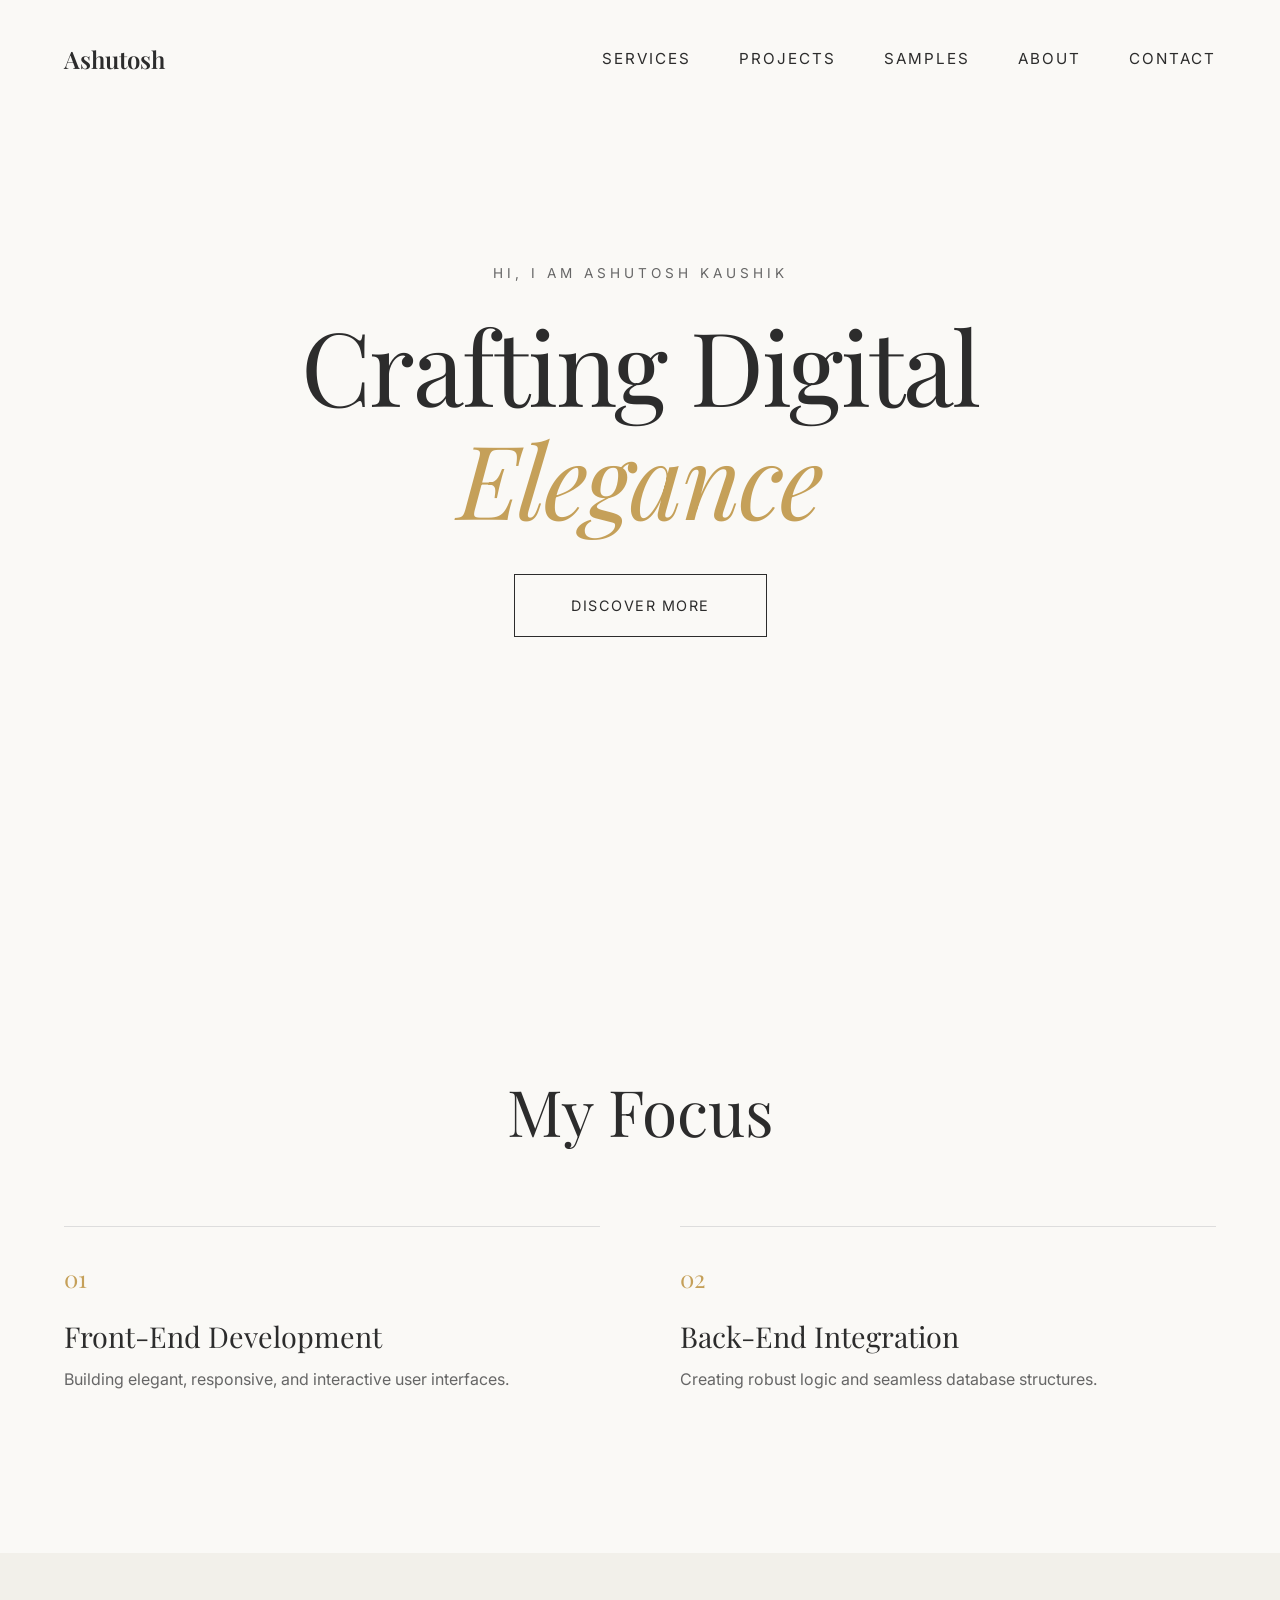
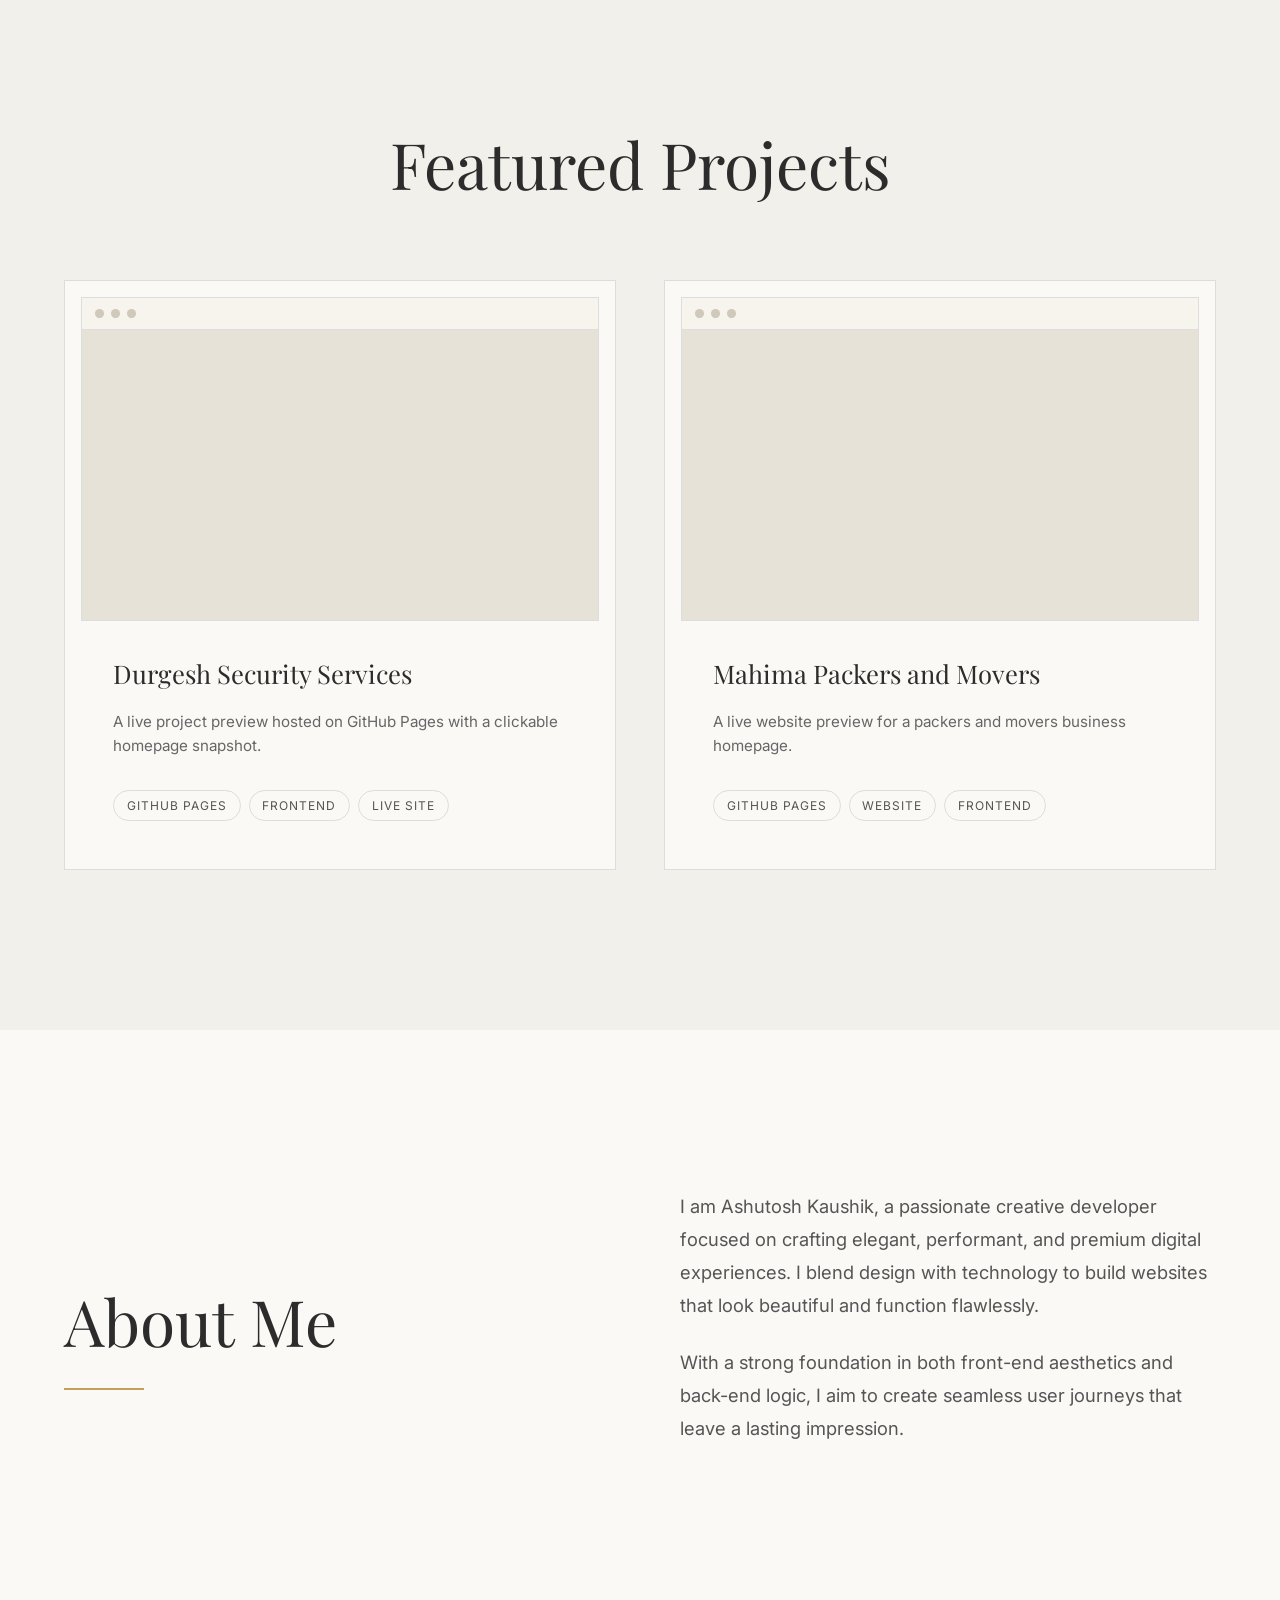
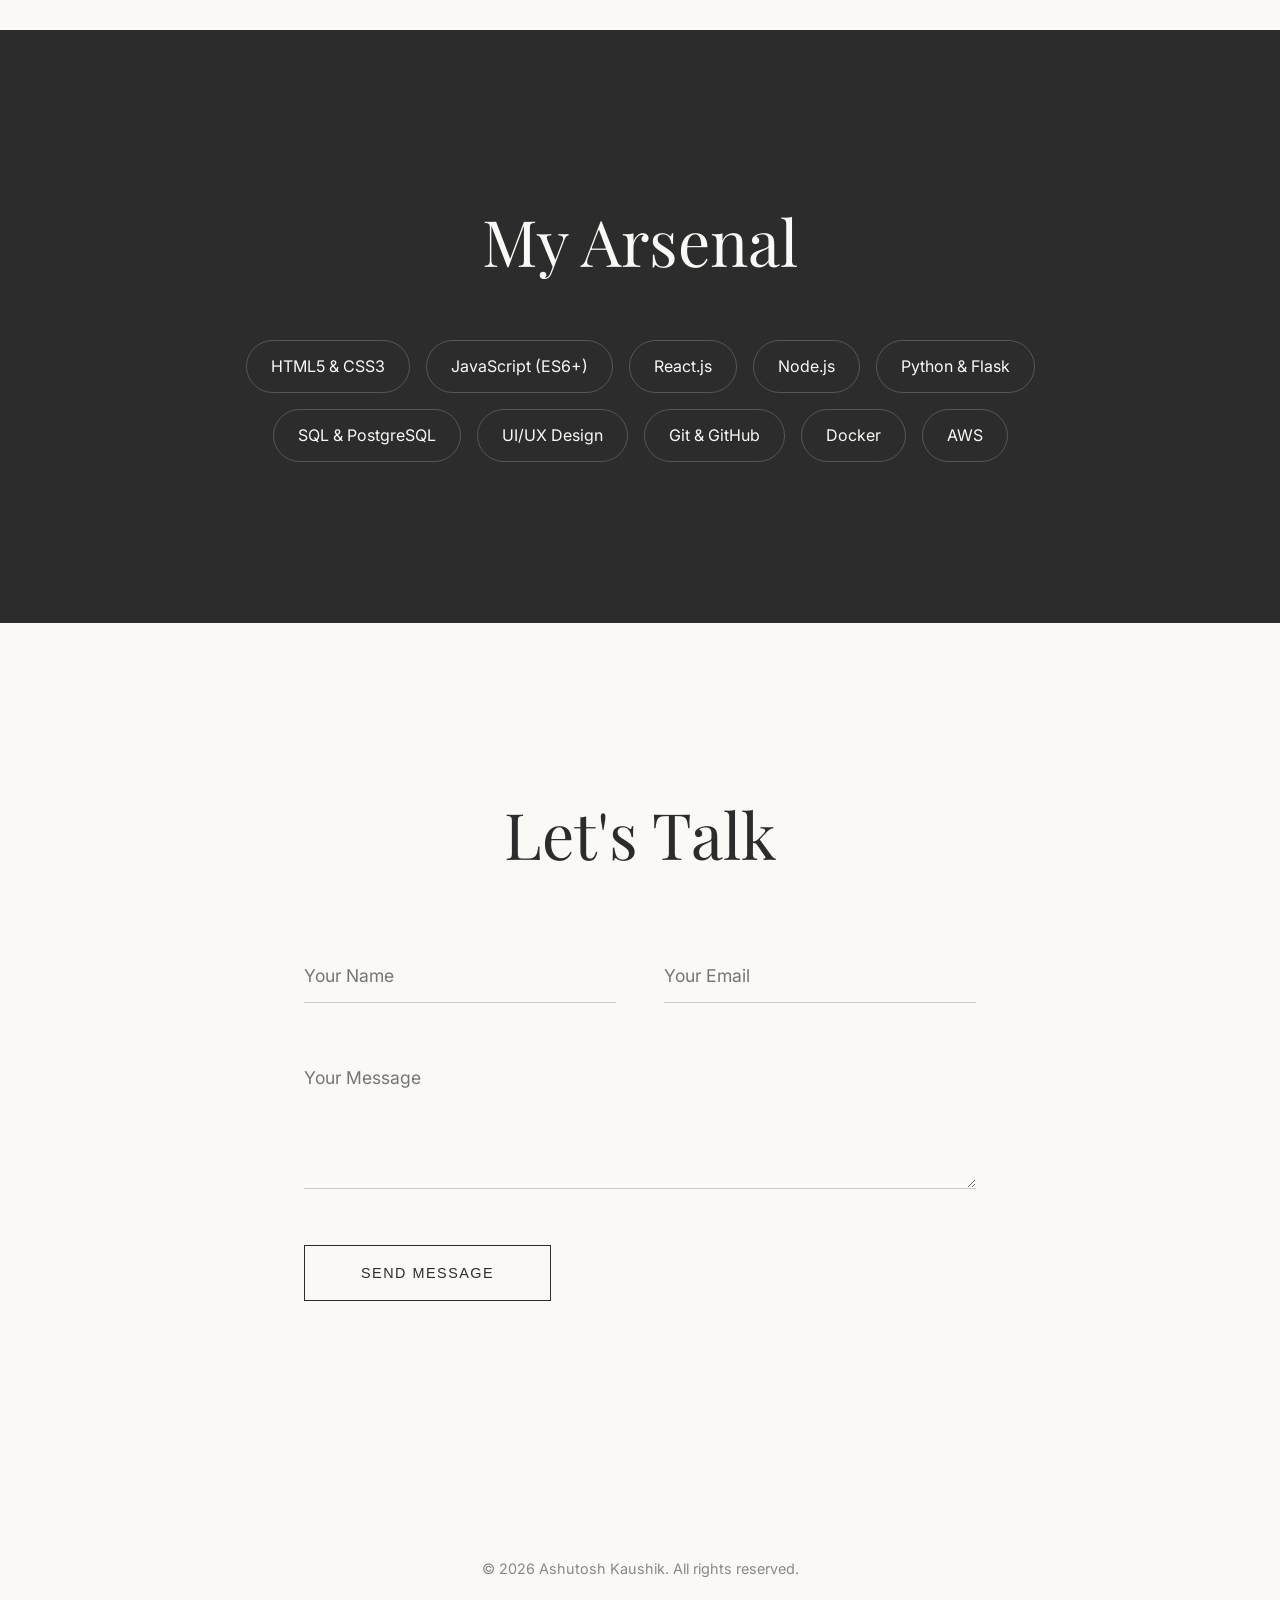
<file: index.html>
<!doctype html>
<html lang="en">
  <head>
    <meta charset="UTF-8" />
    <meta name="viewport" content="width=device-width, initial-scale=1.0" />
    <title>Portfolio</title>
    <!-- Premium Google Fonts -->
    <link rel="preconnect" href="https://fonts.googleapis.com" />
    <link rel="preconnect" href="https://fonts.gstatic.com" crossorigin />
    <link
      href="https://fonts.googleapis.com/css2?family=Inter:wght@300;400;500&family=Playfair+Display:ital,wght@0,400;0,600;1,400&display=swap"
      rel="stylesheet"
    />
    <link rel="stylesheet" href="style.css" />
  </head>
  <body>
    <div class="page-loader" data-page-loader aria-label="Loading portfolio">
      <div class="loader-mark" aria-hidden="true">
        <span></span>
        <span></span>
        <span></span>
      </div>
      <p>Loading</p>
    </div>

    <header class="header">
      <div class="logo magnetic">Ashutosh</div>
      <button
        class="nav-toggle"
        aria-label="Open navigation"
        aria-expanded="false"
      >
        <span class="hamburger"></span>
      </button>
      <nav class="nav" data-nav-links>
        <a href="#work" class="nav-link">Services</a>
        <a href="#projects" class="nav-link">Projects</a>
        <a href="projects.html" class="nav-link">Samples</a>
        <a href="#about" class="nav-link">About</a>
        <a href="#contact" class="nav-link">Contact</a>
      </nav>
    </header>

    <main>
      <!-- Hero Section -->
      <section class="hero">
        <video autoplay loop muted playsinline class="hero-video">
          <!-- Updated to a more reliable placeholder URL (Pixabay often blocks hotlinking) -->
          <source src="hero.mp4" type="video/mp4" />
        </video>
        <div class="hero-overlay"></div>
        <div class="hero-content parallax" data-speed="0.25">
          <p class="subtitle reveal-on-scroll">Hi, I am Ashutosh Kaushik</p>
          <h1 class="reveal-on-scroll delay-1">
            Crafting Digital <br /><em>Elegance</em>
          </h1>
          <a href="#about" class="btn magnetic reveal-on-scroll delay-2"
            >Discover More</a
          >
        </div>
      </section>

      <!-- Focus / Services Section -->
      <section id="work" class="work-section">
        <h2 class="section-title reveal-on-scroll">My Focus</h2>
        <div class="grid">
          <div class="card reveal-on-scroll">
            <span class="card-number">01</span>
            <h3>Front-End Development</h3>
            <p>
              Building elegant, responsive, and interactive user interfaces.
            </p>
          </div>
          <div class="card reveal-on-scroll delay-1">
            <span class="card-number">02</span>
            <h3>Back-End Integration</h3>
            <p>Creating robust logic and seamless database structures.</p>
          </div>
        </div>
      </section>

      <!-- Featured Projects Section (Dynamically Loaded) -->
      <section id="projects" class="projects-section">
        <h2 class="section-title reveal-on-scroll">Featured Projects</h2>
        <div id="projects-container" class="projects-grid">
          <!-- Project cards will be injected here by script.js -->
        </div>
      </section>

      <!-- About Section -->
      <section id="about" class="about-section">
        <div class="about-grid">
          <div class="about-heading reveal-on-scroll">
            <h2>About Me</h2>
            <div class="animated-line"></div>
          </div>
          <div class="about-text">
            <p class="reveal-on-scroll delay-1">
              I am Ashutosh Kaushik, a passionate creative developer focused on
              crafting elegant, performant, and premium digital experiences. I
              blend design with technology to build websites that look beautiful
              and function flawlessly.
            </p>
            <p class="reveal-on-scroll delay-2">
              With a strong foundation in both front-end aesthetics and back-end
              logic, I aim to create seamless user journeys that leave a lasting
              impression.
            </p>
          </div>
        </div>
      </section>

      <!-- Skills Section -->
      <section id="skills" class="skills-section">
        <h2 class="reveal-on-scroll">My Arsenal</h2>
        <div class="skills-container reveal-on-scroll delay-1">
          <span class="skill-tag">HTML5 & CSS3</span>
          <span class="skill-tag">JavaScript (ES6+)</span>
          <span class="skill-tag">React.js</span>
          <span class="skill-tag">Node.js</span>
          <span class="skill-tag">Python & Flask</span>
          <span class="skill-tag">SQL & PostgreSQL</span>
          <span class="skill-tag">UI/UX Design</span>
          <span class="skill-tag">Git & GitHub</span>
          <span class="skill-tag">Docker</span>
          <span class="skill-tag">AWS</span>
        </div>
      </section>

      <!-- Contact Section -->
      <section id="contact" class="contact-section">
        <h2 class="reveal-on-scroll">Let's Talk</h2>
        <form class="contact-form" id="contact-form">
          <div class="form-row">
            <div class="form-group reveal-on-scroll delay-1">
              <input
                type="text"
                id="name"
                class="form-input"
                placeholder="Your Name"
                required
              />
            </div>
            <div class="form-group reveal-on-scroll delay-2">
              <input
                type="email"
                id="email"
                class="form-input"
                placeholder="Your Email"
                required
              />
            </div>
          </div>
          <div class="form-group reveal-on-scroll delay-3">
            <textarea
              id="message"
              class="form-input form-textarea"
              placeholder="Your Message"
              rows="5"
              required
            ></textarea>
          </div>
          <div class="reveal-on-scroll delay-4">
            <button type="submit" class="btn magnetic">Send Message</button>
          </div>
        </form>
      </section>
    </main>

    <footer class="footer reveal-on-scroll">
      <p>
        &copy; <span id="year"></span> Ashutosh Kaushik. All rights reserved.
      </p>
    </footer>

    <!-- Link to your existing JavaScript -->
    <script src="script.js"></script>
  </body>
</html>
</file>
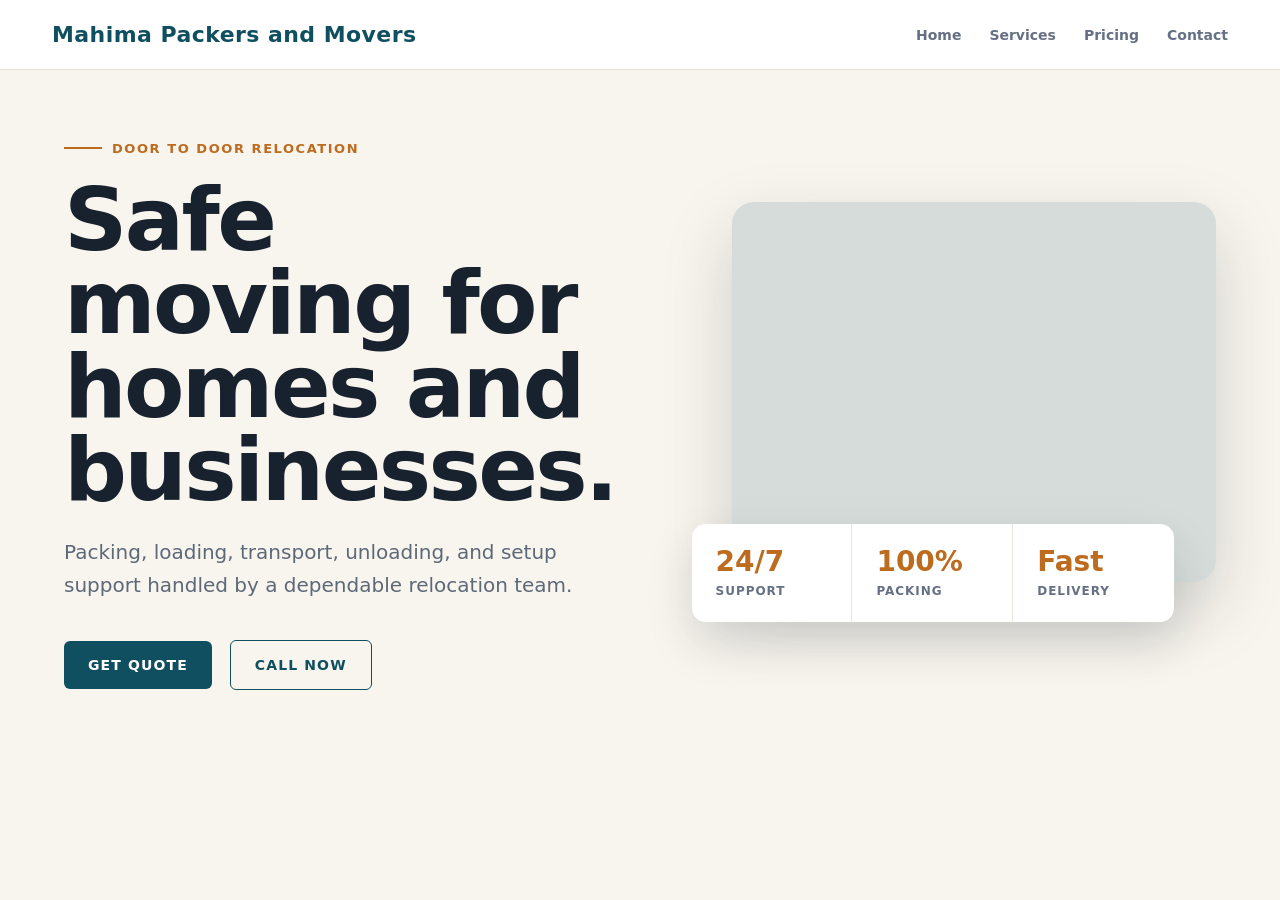
<file: mahima-packers-preview.html>
<!doctype html>
<html lang="en">
  <head>
    <meta charset="UTF-8" />
    <meta name="viewport" content="width=device-width, initial-scale=1.0" />
    <title>Mahima Packers and Movers Preview</title>
    <style>
      * {
        box-sizing: border-box;
      }

      body {
        margin: 0;
        font-family:
          Inter,
          system-ui,
          -apple-system,
          BlinkMacSystemFont,
          "Segoe UI",
          sans-serif;
        color: #18222f;
        background: #f8f5ee;
      }

      .topbar {
        display: flex;
        align-items: center;
        justify-content: space-between;
        padding: 22px 52px;
        background: #ffffff;
        border-bottom: 1px solid #e5dfd4;
      }

      .brand {
        font-size: 22px;
        font-weight: 800;
        letter-spacing: 0.02em;
        color: #0f4f5f;
      }

      .nav {
        display: flex;
        gap: 28px;
        color: #667085;
        font-size: 14px;
        font-weight: 600;
      }

      .hero {
        min-height: 620px;
        display: grid;
        grid-template-columns: 1.05fr 0.95fr;
        align-items: center;
        gap: 48px;
        padding: 64px 64px 80px;
      }

      .eyebrow {
        display: inline-flex;
        align-items: center;
        gap: 10px;
        margin-bottom: 22px;
        color: #bd6b1f;
        font-size: 13px;
        font-weight: 800;
        letter-spacing: 0.12em;
        text-transform: uppercase;
      }

      .eyebrow::before {
        content: "";
        width: 38px;
        height: 2px;
        background: #bd6b1f;
      }

      h1 {
        margin: 0 0 24px;
        max-width: 680px;
        font-size: clamp(48px, 7vw, 88px);
        line-height: 0.95;
        letter-spacing: -0.03em;
      }

      p {
        margin: 0;
        max-width: 560px;
        color: #5d6978;
        font-size: 20px;
        line-height: 1.65;
      }

      .actions {
        display: flex;
        align-items: center;
        gap: 18px;
        margin-top: 38px;
      }

      .primary,
      .secondary {
        padding: 16px 24px;
        border-radius: 6px;
        font-size: 14px;
        font-weight: 800;
        text-transform: uppercase;
        letter-spacing: 0.08em;
      }

      .primary {
        color: #ffffff;
        background: #0f4f5f;
      }

      .secondary {
        color: #0f4f5f;
        border: 1px solid #0f4f5f;
      }

      .visual {
        position: relative;
        min-height: 420px;
      }

      .photo {
        position: absolute;
        inset: 0 0 40px 40px;
        overflow: hidden;
        border-radius: 22px;
        background:
          linear-gradient(rgba(15, 79, 95, 0.15), rgba(15, 79, 95, 0.15)),
          url("https://images.unsplash.com/photo-1600518464441-9154a4dea21b?w=1200&q=80")
            center / cover;
        box-shadow: 0 28px 70px rgba(24, 34, 47, 0.18);
      }

      .stats {
        position: absolute;
        left: 0;
        bottom: 0;
        display: grid;
        grid-template-columns: repeat(3, 1fr);
        width: min(520px, 92%);
        overflow: hidden;
        border-radius: 14px;
        background: #ffffff;
        box-shadow: 0 22px 48px rgba(24, 34, 47, 0.14);
      }

      .stat {
        padding: 24px;
        border-right: 1px solid #ece7de;
      }

      .stat:last-child {
        border-right: 0;
      }

      .stat strong {
        display: block;
        color: #bd6b1f;
        font-size: 28px;
        line-height: 1;
      }

      .stat span {
        display: block;
        margin-top: 8px;
        color: #667085;
        font-size: 12px;
        font-weight: 700;
        text-transform: uppercase;
        letter-spacing: 0.08em;
      }

      @media (max-width: 900px) {
        .hero {
          grid-template-columns: 1fr;
          padding: 42px 28px 56px;
        }

        .topbar {
          padding: 18px 28px;
        }

        .nav {
          display: none;
        }
      }
    </style>
  </head>
  <body>
    <header class="topbar">
      <div class="brand">Mahima Packers and Movers</div>
      <nav class="nav" aria-label="Preview navigation">
        <span>Home</span>
        <span>Services</span>
        <span>Pricing</span>
        <span>Contact</span>
      </nav>
    </header>

    <main class="hero">
      <section>
        <div class="eyebrow">Door to door relocation</div>
        <h1>Safe moving for homes and businesses.</h1>
        <p>
          Packing, loading, transport, unloading, and setup support handled by a
          dependable relocation team.
        </p>
        <div class="actions">
          <div class="primary">Get Quote</div>
          <div class="secondary">Call Now</div>
        </div>
      </section>

      <section class="visual" aria-label="Moving service preview">
        <div class="photo"></div>
        <div class="stats">
          <div class="stat">
            <strong>24/7</strong>
            <span>Support</span>
          </div>
          <div class="stat">
            <strong>100%</strong>
            <span>Packing</span>
          </div>
          <div class="stat">
            <strong>Fast</strong>
            <span>Delivery</span>
          </div>
        </div>
      </section>
    </main>
  </body>
</html>
</file>
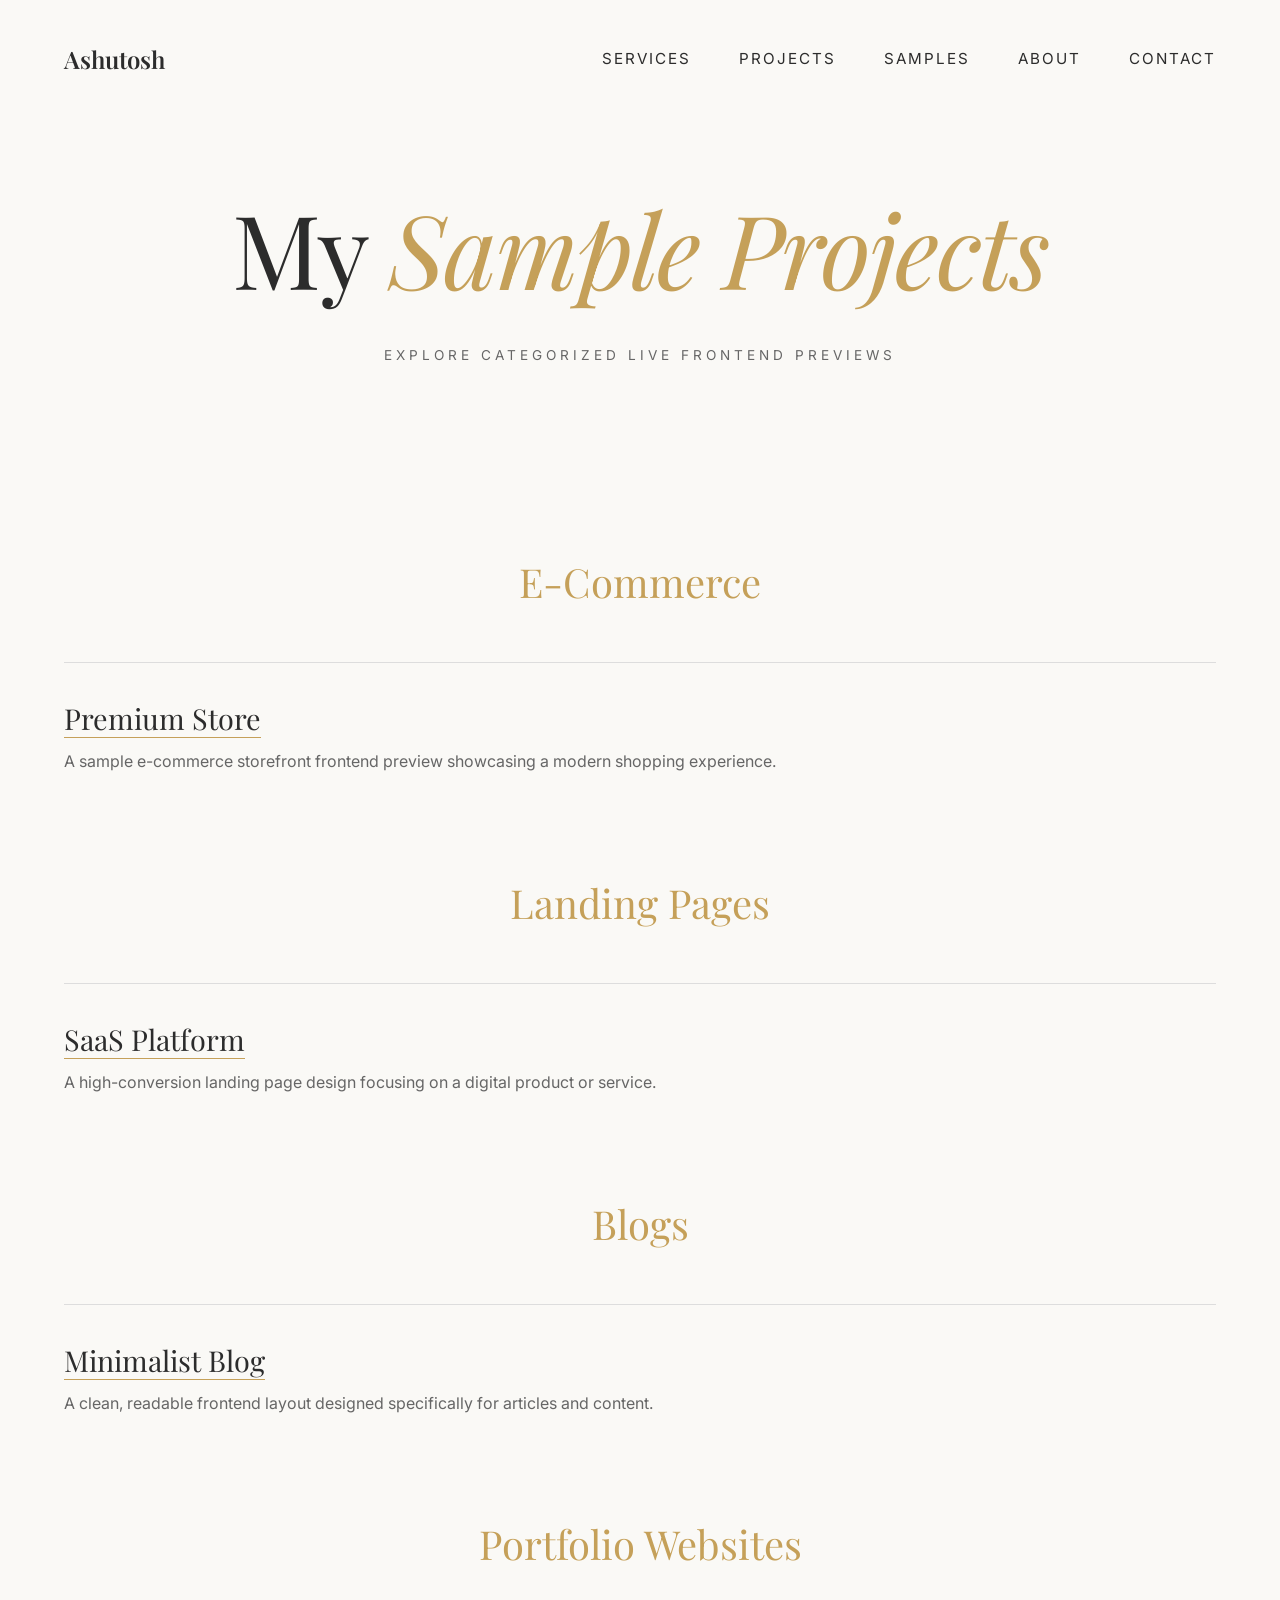
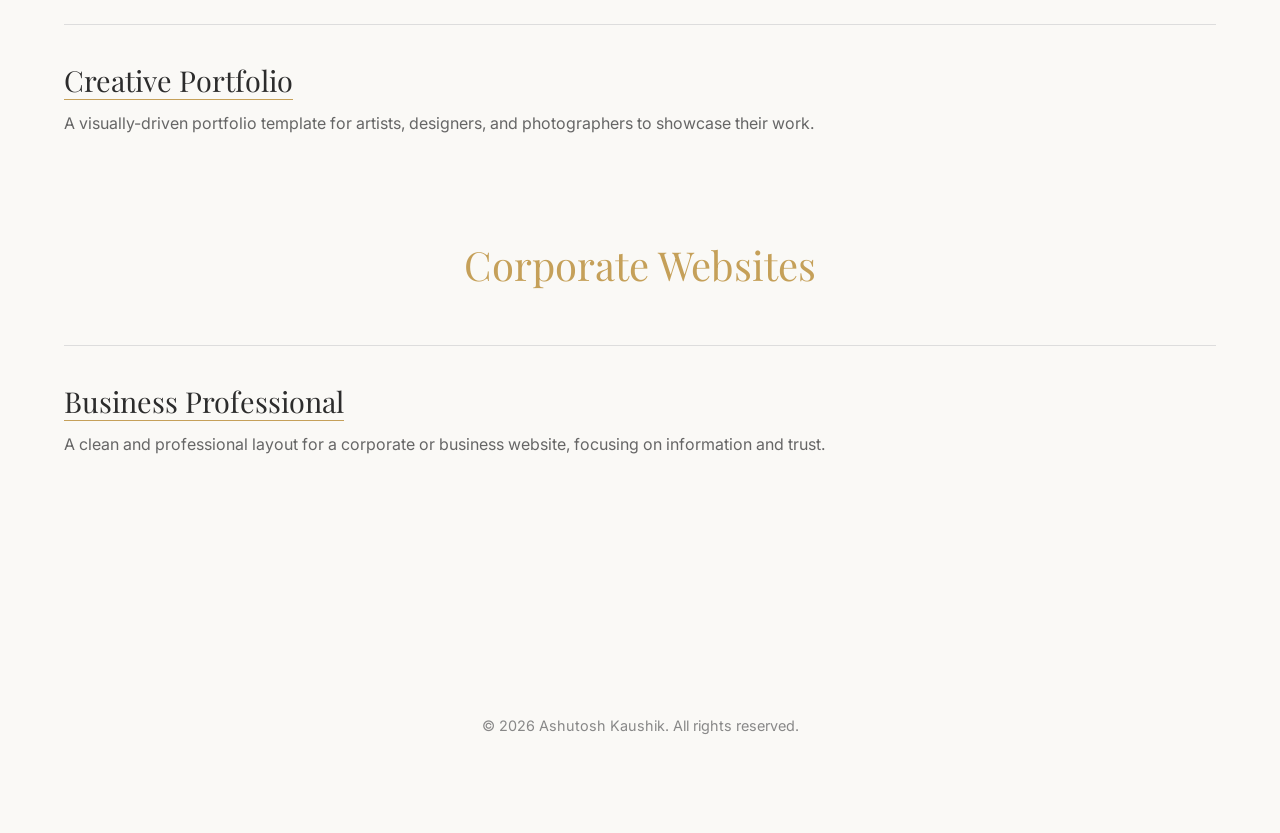
<file: projects.html>
<!doctype html>
<html lang="en">
  <head>
    <meta charset="UTF-8" />
    <meta name="viewport" content="width=device-width, initial-scale=1.0" />
    <title>Sample Projects - Premium Portfolio</title>
    <link rel="preconnect" href="https://fonts.googleapis.com" />
    <link rel="preconnect" href="https://fonts.gstatic.com" crossorigin />
    <link
      href="https://fonts.googleapis.com/css2?family=Inter:wght@300;400;500&family=Playfair+Display:ital,wght@0,400;0,600;1,400&display=swap"
      rel="stylesheet"
    />
    <link rel="stylesheet" href="style.css" />
    <style>
      .projects-header {
        padding: 12rem 4rem 4rem;
        text-align: center;
      }
      .category-title {
        margin-top: 6rem;
        margin-bottom: 3rem;
        font-family: var(--font-heading);
        font-size: 2.5rem;
        color: var(--color-accent);
        text-align: center;
      }
      @media (max-width: 768px) {
        .projects-header {
          padding: 8rem 1.5rem 2.5rem;
        }
        .category-title {
          margin-top: 3.5rem;
          margin-bottom: 1.5rem;
          font-size: 1.8rem;
        }
      }
    </style>
  </head>
  <body>
    <header class="header">
      <div class="logo magnetic">
        <a href="index.html" style="color: inherit; text-decoration: none"
          >Ashutosh</a
        >
      </div>
      <button
        class="nav-toggle"
        aria-label="Open navigation"
        aria-expanded="false"
      >
        <span class="hamburger"></span>
      </button>
      <nav class="nav" data-nav-links>
        <a href="index.html#work" class="nav-link">Services</a>
        <a href="index.html#projects" class="nav-link">Projects</a>
        <a href="projects.html" class="nav-link">Samples</a>
        <a href="index.html#about" class="nav-link">About</a>
        <a href="index.html#contact" class="nav-link">Contact</a>
      </nav>
    </header>

    <main>
      <section class="projects-header reveal-on-scroll">
        <h1>My <em>Sample Projects</em></h1>
        <p class="subtitle">Explore categorized live frontend previews</p>
      </section>

      <section class="work-section" style="padding-top: 0">
        <h2 class="category-title reveal-on-scroll">E-Commerce</h2>
        <div class="grid">
          <div class="card reveal-on-scroll">
            <h3>
              <a
                href="ecommerce.html"
                style="
                  color: inherit;
                  text-decoration: none;
                  border-bottom: 1px solid var(--color-accent);
                "
                >Premium Store</a
              >
            </h3>
            <p>
              A sample e-commerce storefront frontend preview showcasing a
              modern shopping experience.
            </p>
          </div>
        </div>

        <h2 class="category-title reveal-on-scroll">Landing Pages</h2>
        <div class="grid">
          <div class="card reveal-on-scroll delay-1">
            <h3>
              <a
                href="landing.html"
                style="
                  color: inherit;
                  text-decoration: none;
                  border-bottom: 1px solid var(--color-accent);
                "
                >SaaS Platform</a
              >
            </h3>
            <p>
              A high-conversion landing page design focusing on a digital
              product or service.
            </p>
          </div>
        </div>

        <h2 class="category-title reveal-on-scroll">Blogs</h2>
        <div class="grid">
          <div class="card reveal-on-scroll delay-2">
            <h3>
              <a
                href="blog.html"
                style="
                  color: inherit;
                  text-decoration: none;
                  border-bottom: 1px solid var(--color-accent);
                "
                >Minimalist Blog</a
              >
            </h3>
            <p>
              A clean, readable frontend layout designed specifically for
              articles and content.
            </p>
          </div>
        </div>

        <h2 class="category-title reveal-on-scroll">Portfolio Websites</h2>
        <div class="grid">
          <div class="card reveal-on-scroll delay-3">
            <h3>
              <a
                href="portfolio-sample.html"
                style="
                  color: inherit;
                  text-decoration: none;
                  border-bottom: 1px solid var(--color-accent);
                "
                >Creative Portfolio</a
              >
            </h3>
            <p>
              A visually-driven portfolio template for artists, designers, and
              photographers to showcase their work.
            </p>
          </div>
        </div>

        <h2 class="category-title reveal-on-scroll">Corporate Websites</h2>
        <div class="grid">
          <div class="card reveal-on-scroll delay-4">
            <h3>
              <a
                href="corporate-sample.html"
                style="
                  color: inherit;
                  text-decoration: none;
                  border-bottom: 1px solid var(--color-accent);
                "
                >Business Professional</a
              >
            </h3>
            <p>
              A clean and professional layout for a corporate or business
              website, focusing on information and trust.
            </p>
          </div>
        </div>
      </section>
    </main>

    <footer class="footer reveal-on-scroll">
      <p>
        &copy; <span id="year"></span> Ashutosh Kaushik. All rights reserved.
      </p>
    </footer>

    <script src="script.js"></script>
  </body>
</html>
</file>
<file: style.css>
/* =========================================
   Premium CSS Reset and Variables
   ========================================= */
:root {
  --color-bg: #faf9f6; /* Luxurious off-white canvas */
  --color-text: #2c2c2c; /* Soft charcoal instead of harsh black */
  --color-accent: #c5a059; /* Muted gold */
  --font-heading: "Playfair Display", serif;
  --font-body: "Inter", sans-serif;
}

* {
  margin: 0;
  padding: 0;
  box-sizing: border-box;
}

body {
  font-family: var(--font-body);
  background-color: var(--color-bg);
  color: var(--color-text);
  line-height: 1.6;
  overflow-x: hidden;
}

body.is-loading {
  overflow: hidden;
}

/* =========================================
   Premium Page Loader
   ========================================= */
.page-loader {
  position: fixed;
  inset: 0;
  z-index: 999;
  display: grid;
  place-items: center;
  align-content: center;
  gap: 1.25rem;
  background:
    radial-gradient(circle at 50% 35%, rgba(197, 160, 89, 0.12), transparent 34rem),
    var(--color-bg);
  color: var(--color-text);
  opacity: 1;
  visibility: visible;
  transition:
    opacity 0.7s cubic-bezier(0.16, 1, 0.3, 1),
    visibility 0.7s cubic-bezier(0.16, 1, 0.3, 1);
}

.page-loader.is-hidden {
  opacity: 0;
  visibility: hidden;
  pointer-events: none;
}

.loader-mark {
  position: relative;
  width: 88px;
  height: 88px;
}

.loader-mark span {
  position: absolute;
  inset: 0;
  border: 1px solid rgba(197, 160, 89, 0.36);
  transform: rotate(45deg) scale(0.72);
  animation: loaderPulse 1.8s cubic-bezier(0.16, 1, 0.3, 1) infinite;
}

.loader-mark span:nth-child(2) {
  animation-delay: 0.22s;
}

.loader-mark span:nth-child(3) {
  animation-delay: 0.44s;
}

.page-loader p {
  margin: 0;
  color: #666;
  font-size: 0.78rem;
  letter-spacing: 0.32em;
  text-transform: uppercase;
}

@keyframes loaderPulse {
  0% {
    opacity: 0;
    transform: rotate(45deg) scale(0.62);
  }

  35% {
    opacity: 1;
  }

  100% {
    opacity: 0;
    transform: rotate(45deg) scale(1.08);
  }
}

/* =========================================
   Typography
   ========================================= */
h1,
h2,
h3,
.logo {
  font-family: var(--font-heading);
  font-weight: 400;
}

h1 {
  font-size: clamp(2.2rem, 8vw, 7rem);
  line-height: 1.1;
  margin-bottom: 2.5rem;
  letter-spacing: -0.02em;
}

h2 {
  font-size: clamp(2rem, 5vw, 4rem);
  margin-bottom: 4rem;
  text-align: center;
}

em {
  font-style: italic;
  color: var(--color-accent);
}

/* =========================================
   Header & Navigation
   ========================================= */
.header {
  position: fixed;
  top: 0;
  left: 0;
  width: 100%;
  display: flex;
  justify-content: space-between;
  align-items: center;
  padding: 2.5rem 4rem;
  z-index: 100;
}

.logo {
  font-size: 1.5rem;
  font-weight: 600;
  cursor: pointer;
  display: inline-block;
  position: relative;
  z-index: 1000;
}

.nav {
  display: flex;
  gap: 3rem;
}

.nav-link {
  color: inherit;
  text-decoration: none;
  font-size: 0.95rem;
  text-transform: uppercase;
  letter-spacing: 2px;
  position: relative;
}

.nav-link::after {
  content: "";
  position: absolute;
  width: 100%;
  height: 1px;
  bottom: -4px;
  left: 0;
  background-color: currentColor;
  transform: scaleX(0);
  transform-origin: bottom right;
  transition: transform 0.4s cubic-bezier(0.2, 0.8, 0.2, 1);
}

.nav-link:hover::after {
  transform: scaleX(1);
  transform-origin: bottom left;
}

.nav-toggle {
  display: none;
  background: transparent;
  border: none;
  width: 48px;
  height: 48px;
  cursor: pointer;
  z-index: 1000;
  position: relative;
  align-items: center;
  justify-content: center;
}

.hamburger {
  display: block;
  width: 24px;
  height: 2px;
  background-color: var(--color-text);
  position: relative;
  transition: background-color 0.3s ease;
}

.hamburger::before,
.hamburger::after {
  content: "";
  position: absolute;
  width: 24px;
  height: 2px;
  background-color: var(--color-text);
  transition: transform 0.3s ease, top 0.3s ease;
}

.hamburger::before {
  top: -8px;
}

.hamburger::after {
  top: 8px;
}

/* Active hamburger animation */
body.nav-open .hamburger {
  background-color: transparent;
}

body.nav-open .hamburger::before {
  top: 0;
  transform: rotate(45deg);
}

body.nav-open .hamburger::after {
  top: 0;
  transform: rotate(-45deg);
}

/* =========================================
   Hero Section
   ========================================= */
.hero {
  height: 100vh;
  display: flex;
  flex-direction: column;
  justify-content: center;
  align-items: center;
  text-align: center;
  padding: 0 2rem;
  position: relative;
  overflow: hidden;
  z-index: 1; /* Establishes stacking context so background doesn't hide */
}

.hero-video {
  position: absolute;
  top: 0;
  left: 0;
  width: 100%;
  height: 100%;
  object-fit: cover;
  z-index: 1;
  opacity: 0.4; /* Soften the video so text is readable */
}

.hero-overlay {
  position: absolute;
  top: 0;
  left: 0;
  width: 100%;
  height: 100%;
  /* Fades the bottom of the video smoothly into the background color */
  background: linear-gradient(
    to bottom,
    rgba(250, 249, 246, 0.2),
    var(--color-bg)
  );
  z-index: 2;
}

.hero-content {
  position: relative;
  z-index: 3;
}

.subtitle {
  text-transform: uppercase;
  letter-spacing: 4px;
  font-size: 0.85rem;
  margin-bottom: 1.5rem;
  color: #666;
}

/* Premium Button */
.btn {
  display: inline-block;
  padding: 1.2rem 3.5rem;
  border: 1px solid var(--color-text);
  color: var(--color-text);
  text-decoration: none;
  text-transform: uppercase;
  letter-spacing: 1.5px;
  font-size: 0.9rem;
  transition:
    background-color 0.4s,
    color 0.4s;
}

.btn:hover {
  background-color: var(--color-text);
  color: var(--color-bg);
}

/* =========================================
   Work / Portfolio Section
   ========================================= */
.work-section {
  padding: 10rem 4rem;
}

.grid {
  display: grid;
  grid-template-columns: repeat(auto-fit, minmax(400px, 1fr));
  gap: 5rem;
  max-width: 1400px;
  margin: 0 auto;
}

.card {
  padding-top: 2rem;
  border-top: 1px solid #ddd;
  transition: border-top-color 0.4s cubic-bezier(0.2, 0.8, 0.2, 1);
}

.card:hover {
  border-top-color: var(--color-accent);
}

.card-number {
  font-family: var(--font-heading);
  font-size: 1.5rem;
  color: var(--color-accent);
  display: block;
  margin-bottom: 1rem;
}

.card h3 {
  margin-top: 0;
  font-size: 1.8rem;
  margin-bottom: 0.5rem;
}
.card p {
  color: #666;
  font-size: 1rem;
}

/* =========================================
   About Section
   ========================================= */
.about-section {
  padding: 10rem 4rem;
}

.about-grid {
  display: grid;
  grid-template-columns: 1fr 1fr;
  gap: 5rem;
  align-items: center;
  max-width: 1400px;
  margin: 0 auto;
}

.about-heading h2 {
  text-align: left;
  margin-bottom: 1rem;
}

.animated-line {
  height: 2px;
  background-color: var(--color-accent);
  width: 0;
  transition: width 1s cubic-bezier(0.16, 1, 0.3, 1) 0.3s;
}

.about-heading.is-revealed .animated-line {
  width: 80px;
}

.about-text p {
  font-size: 1.15rem;
  line-height: 1.8;
  margin-bottom: 1.5rem;
  color: #555;
}

@media (max-width: 900px) {
  .about-grid {
    grid-template-columns: 1fr;
  }
}

/* =========================================
   Projects Section (Dynamically Loaded)
   ========================================= */
.projects-section {
  padding: 10rem 4rem;
  background-color: #f2f0ea; /* Slightly darker shade to break up the page */
}

.projects-grid {
  display: grid;
  grid-template-columns: repeat(auto-fit, minmax(350px, 1fr));
  gap: 3rem;
  max-width: 1400px;
  margin: 0 auto;
}

.project-card {
  text-decoration: none;
  color: inherit;
  background: var(--color-bg);
  padding: 1rem;
  border: 1px solid #ddd;
  transition:
    transform 0.4s cubic-bezier(0.2, 0.8, 0.2, 1),
    box-shadow 0.4s;
  display: flex;
  flex-direction: column;
  justify-content: space-between;
  height: 100%;
  overflow: hidden;
}

.project-card:hover {
  transform: translateY(-10px);
  box-shadow: 0 20px 40px rgba(0, 0, 0, 0.05);
  border-color: var(--color-accent);
}

.project-preview {
  aspect-ratio: 16 / 10;
  background: #e7e2d8;
  border: 1px solid #ddd;
  overflow: hidden;
  position: relative;
}

.project-preview-bar {
  height: 2rem;
  display: flex;
  align-items: center;
  gap: 0.45rem;
  padding: 0 0.8rem;
  background: #f7f4ed;
  border-bottom: 1px solid #ddd;
}

.project-preview-bar span {
  width: 0.55rem;
  height: 0.55rem;
  border-radius: 50%;
  background: #cfc8bb;
}

.project-preview iframe {
  width: 312.5%;
  height: 312.5%;
  border: 0;
  pointer-events: none;
  transform: scale(0.32);
  transform-origin: top left;
}

.project-content {
  padding: 2rem;
}

.project-content h3 {
  font-size: 1.6rem;
  margin-bottom: 1rem;
}

.project-content p {
  color: #666;
  margin-bottom: 2rem;
  font-size: 0.95rem;
}

.project-tags {
  display: flex;
  flex-wrap: wrap;
  gap: 0.5rem;
}

.project-tag {
  font-size: 0.75rem;
  text-transform: uppercase;
  letter-spacing: 1px;
  padding: 0.3rem 0.8rem;
  border: 1px solid #ddd;
  border-radius: 50px;
  color: #555;
}

.project-card.is-skeleton {
  pointer-events: none;
}

.skeleton-block,
.skeleton-line,
.skeleton-pill {
  position: relative;
  overflow: hidden;
  background: #e5dfd4;
}

.skeleton-block::after,
.skeleton-line::after,
.skeleton-pill::after {
  content: "";
  position: absolute;
  inset: 0;
  transform: translateX(-100%);
  background: linear-gradient(
    90deg,
    transparent,
    rgba(255, 255, 255, 0.58),
    transparent
  );
  animation: skeletonShimmer 1.45s ease-in-out infinite;
}

.skeleton-block {
  aspect-ratio: 16 / 10;
  border: 1px solid #ddd;
}

.skeleton-line {
  height: 0.9rem;
  margin-bottom: 0.85rem;
}

.skeleton-line.is-title {
  width: 58%;
  height: 1.55rem;
  margin-bottom: 1.2rem;
}

.skeleton-line.is-short {
  width: 72%;
}

.skeleton-tags {
  display: flex;
  flex-wrap: wrap;
  gap: 0.5rem;
  margin-top: 1.35rem;
}

.skeleton-pill {
  width: 5.4rem;
  height: 1.65rem;
  border-radius: 50px;
}

@keyframes skeletonShimmer {
  100% {
    transform: translateX(100%);
  }
}

/* =========================================
   Skills Section
   ========================================= */
.skills-section {
  padding: 10rem 4rem;
  background-color: var(--color-text);
  color: var(--color-bg);
  text-align: center;
}

.skills-section h2 {
  color: var(--color-bg);
  margin-bottom: 3rem;
}

.skills-container {
  display: flex;
  flex-wrap: wrap;
  justify-content: center;
  gap: 1rem;
  max-width: 900px;
  margin: 0 auto;
}

.skill-tag {
  padding: 0.8rem 1.5rem;
  border: 1px solid rgba(255, 255, 255, 0.2);
  border-radius: 50px;
  font-size: 1rem;
  transition:
    background-color 0.3s,
    color 0.3s;
}

.skill-tag:hover {
  background-color: var(--color-accent);
  color: #fff;
  border-color: var(--color-accent);
}

/* =========================================
   Contact Section
   ========================================= */
.contact-section {
  padding: 10rem 4rem;
  max-width: 800px;
  margin: 0 auto;
}

.contact-form {
  display: flex;
  flex-direction: column;
  gap: 3rem;
  margin-top: 3rem;
}

.form-row {
  display: grid;
  grid-template-columns: 1fr 1fr;
  gap: 3rem;
}

@media (max-width: 600px) {
  .form-row {
    grid-template-columns: 1fr;
  }
}

.form-input {
  width: 100%;
  padding: 1rem 0;
  background: transparent;
  border: none;
  border-bottom: 1px solid #ccc;
  font-family: var(--font-body);
  font-size: 1.1rem;
  color: var(--color-text);
  transition:
    border-color 0.4s cubic-bezier(0.2, 0.8, 0.2, 1),
    background-color 0.4s;
}

.form-input:focus {
  outline: none;
  border-bottom-color: var(--color-accent);
}

.form-input:hover {
  background-color: rgba(0, 0, 0, 0.02);
}

.form-textarea {
  resize: vertical;
}

.contact-form .btn {
  align-self: flex-start;
  cursor: pointer;
  background: transparent;
  transition:
    background-color 0.4s,
    color 0.4s;
}

.contact-form .btn:hover {
  background-color: var(--color-text);
  color: var(--color-bg);
}

/* =========================================
   Scroll Animations (Triggered by JS)
   ========================================= */
.reveal-on-scroll {
  opacity: 0;
  transform: translateY(40px);
  transition:
    opacity 1s cubic-bezier(0.16, 1, 0.3, 1),
    transform 1s cubic-bezier(0.16, 1, 0.3, 1);
  will-change: opacity, transform;
}
.reveal-on-scroll.is-revealed {
  opacity: 1;
  transform: translateY(0);
}
.delay-1 {
  transition-delay: 0.15s;
}
.delay-2 {
  transition-delay: 0.3s;
}
.delay-3 {
  transition-delay: 0.45s;
}
.delay-4 {
  transition-delay: 0.6s;
}

/* =========================================
   Footer
   ========================================= */
.footer {
  text-align: center;
  padding: 6rem 2rem;
  font-size: 0.9rem;
  color: #888;
}

/* Body scroll lock when nav is open */
body.nav-open {
  overflow: hidden;
}

@media (max-width: 768px) {
  .nav-toggle {
    display: flex;
  }

  .nav {
    position: fixed;
    top: 0;
    left: 0;
    width: 100%;
    height: 100vh;
    background-color: rgba(250, 249, 246, 0.98);
    backdrop-filter: blur(15px);
    -webkit-backdrop-filter: blur(15px);
    display: flex;
    flex-direction: column;
    justify-content: center;
    align-items: center;
    gap: 2.5rem;
    z-index: 990;
    opacity: 0;
    visibility: hidden;
    transform: translateY(-20px);
    transition: 
      opacity 0.5s cubic-bezier(0.16, 1, 0.3, 1),
      transform 0.5s cubic-bezier(0.16, 1, 0.3, 1),
      visibility 0.5s;
  }

  .nav.is-open {
    opacity: 1;
    visibility: visible;
    transform: translateY(0);
  }

  .nav-link {
    font-size: 1.5rem;
    font-family: var(--font-heading);
    letter-spacing: 3px;
  }

  .header {
    padding: 1.5rem;
  }

  .work-section,
  .projects-section,
  .about-section,
  .skills-section,
  .contact-section {
    padding: 6rem 1.5rem;
  }

  .grid,
  .projects-grid {
    grid-template-columns: 1fr;
    gap: 2.5rem;
  }

  .project-content {
    padding: 1.5rem 1rem;
  }
}
</file>
